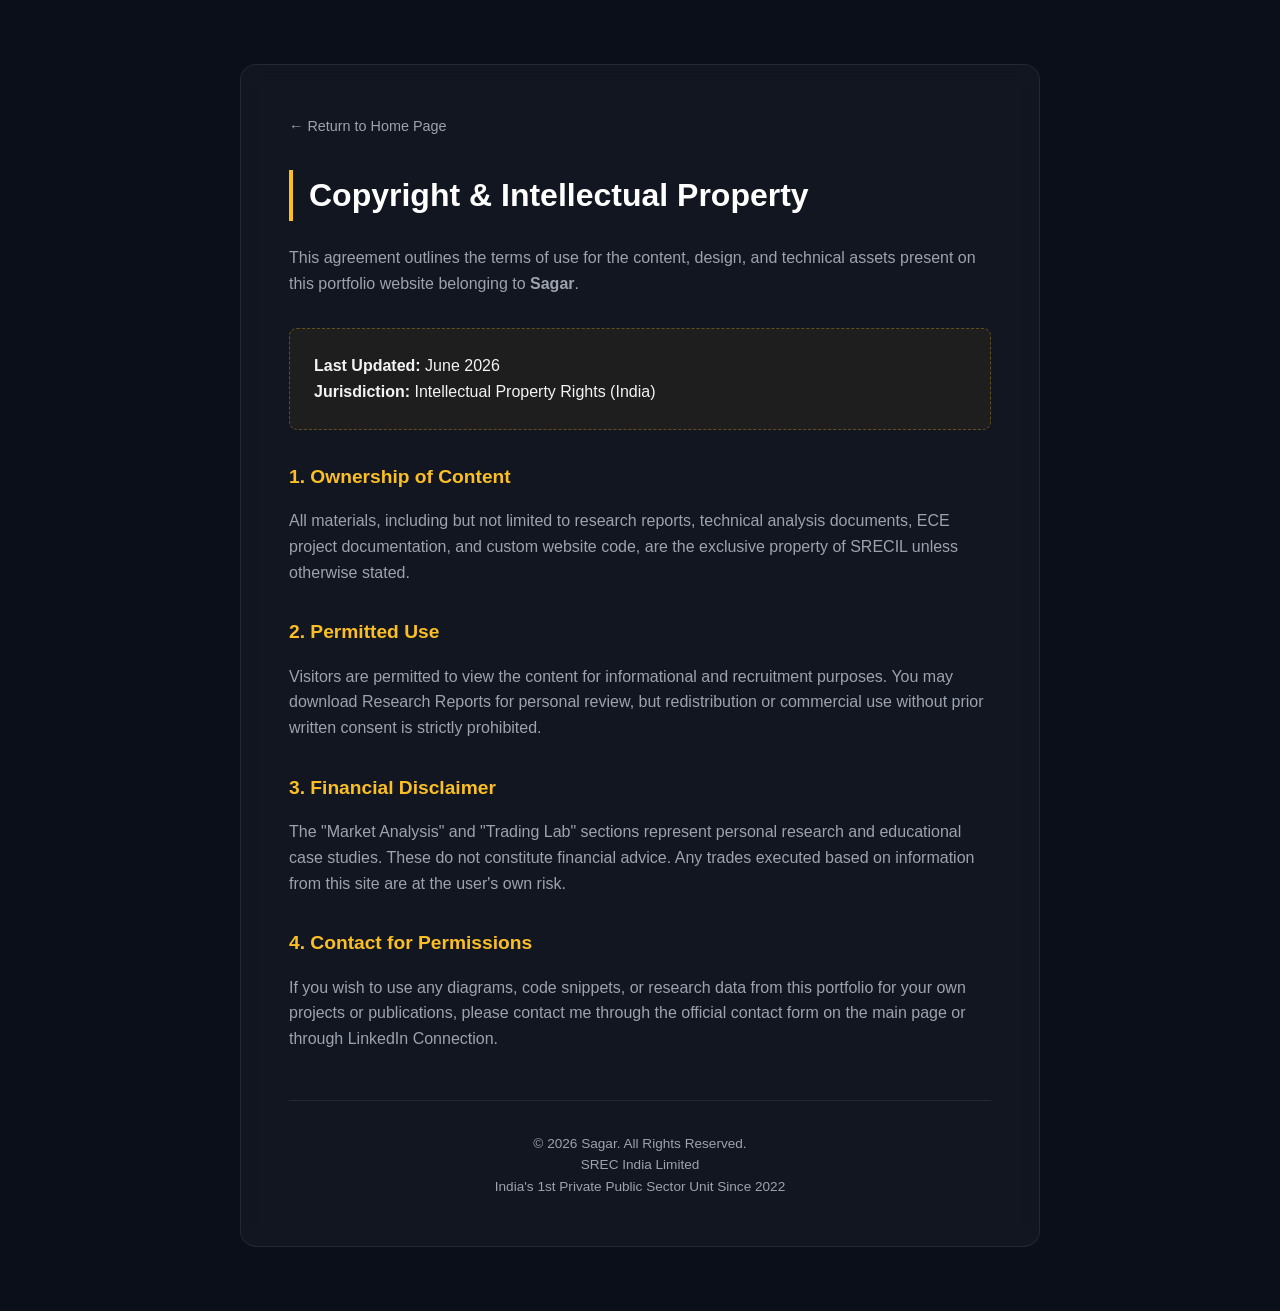
<file: copyrightagg.html>
<!DOCTYPE html>
<html lang="en">
<head>
    <meta charset="UTF-8">
    <meta name="viewport" content="width=device-width, initial-scale=1.0">
    <title>https://copy-right-agreement-data-package.html</title>
<style>
        :root {
            --bg-color: #0b0f19;
            --card-bg: rgba(255, 255, 255, 0.03);
            --border-color: rgba(255, 255, 255, 0.08);
            --text-main: #f3f4f6;
            --text-muted: #9ca3af;
            --accent-gold: #fbbf24;
        }

        * {
            margin: 0;
            padding: 0;
            box-sizing: border-box;
            font-family: 'Inter', 'Segoe UI', sans-serif;
        }

        body {
            background-color: var(--bg-color);
            color: var(--text-main);
            line-height: 1.6;
            padding: 4rem 1rem;
        }

        .container {
            max-width: 800px;
            margin: 0 auto;
            background: var(--card-bg);
            border: 1px solid var(--border-color);
            padding: 3rem;
            border-radius: 16px;
            backdrop-filter: blur(10px);
        }

        .back-link {
            color: var(--text-muted);
            text-decoration: none;
            font-size: 0.9rem;
            display: inline-block;
            margin-bottom: 2rem;
            transition: 0.3s;
        }
        .back-link:hover { color: var(--accent-gold); }

        h1 {
            font-size: 2rem;
            margin-bottom: 1.5rem;
            color: #fff;
            border-left: 4px solid var(--accent-gold);
            padding-left: 1rem;
        }

        h2 {
            font-size: 1.2rem;
            margin-top: 2rem;
            margin-bottom: 1rem;
            color: var(--accent-gold);
        }

        p {
            color: var(--text-muted);
            margin-bottom: 1.2rem;
            font-size: 1rem;
        }

        .highlight-box {
            background: rgba(251, 191, 36, 0.05);
            border: 1px dashed rgba(251, 191, 36, 0.3);
            padding: 1.5rem;
            border-radius: 8px;
            margin: 2rem 0;
        }

        footer {
            margin-top: 3rem;
            text-align: center;
            font-size: 0.85rem;
            color: var(--text-muted);
            border-top: 1px solid var(--border-color);
            padding-top: 2rem;
        }
    </style>
</head>
<body>

    <div class="container">
        <a href="index.html" class="back-link">&larr; Return to Home Page</a>
        
        <h1>Copyright & Intellectual Property</h1>
        
        <p>This agreement outlines the terms of use for the content, design, and technical assets present on this portfolio website belonging to <strong>Sagar</strong>.</p>

        <div class="highlight-box">
            <strong>Last Updated:</strong> June 2026<br>
            <strong>Jurisdiction:</strong> Intellectual Property Rights (India)
        </div>

        <h2>1. Ownership of Content</h2>
        <p>All materials, including but not limited to research reports, technical analysis documents, ECE project documentation, and custom website code, are the exclusive property of SRECIL unless otherwise stated.</p>

        <h2>2. Permitted Use</h2>
        <p>Visitors are permitted to view the content for informational and recruitment purposes. You may download Research Reports for personal review, but redistribution or commercial use without prior written consent is strictly prohibited.</p>

        <h2>3. Financial Disclaimer</h2>
        <p>The "Market Analysis" and "Trading Lab" sections represent personal research and educational case studies. These do not constitute financial advice. Any trades executed based on information from this site are at the user's own risk.</p>

        <h2>4. Contact for Permissions</h2>
        <p>If you wish to use any diagrams, code snippets, or research data from this portfolio for your own projects or publications, please contact me through the official contact form on the main page or through LinkedIn Connection.</p>

        <footer>
            &copy; 2026 Sagar. All Rights Reserved. <br>
            SREC India Limited <br>
            India's 1st Private Public Sector Unit Since 2022
        </footer>
    </div>

</body>
</html>
</file>
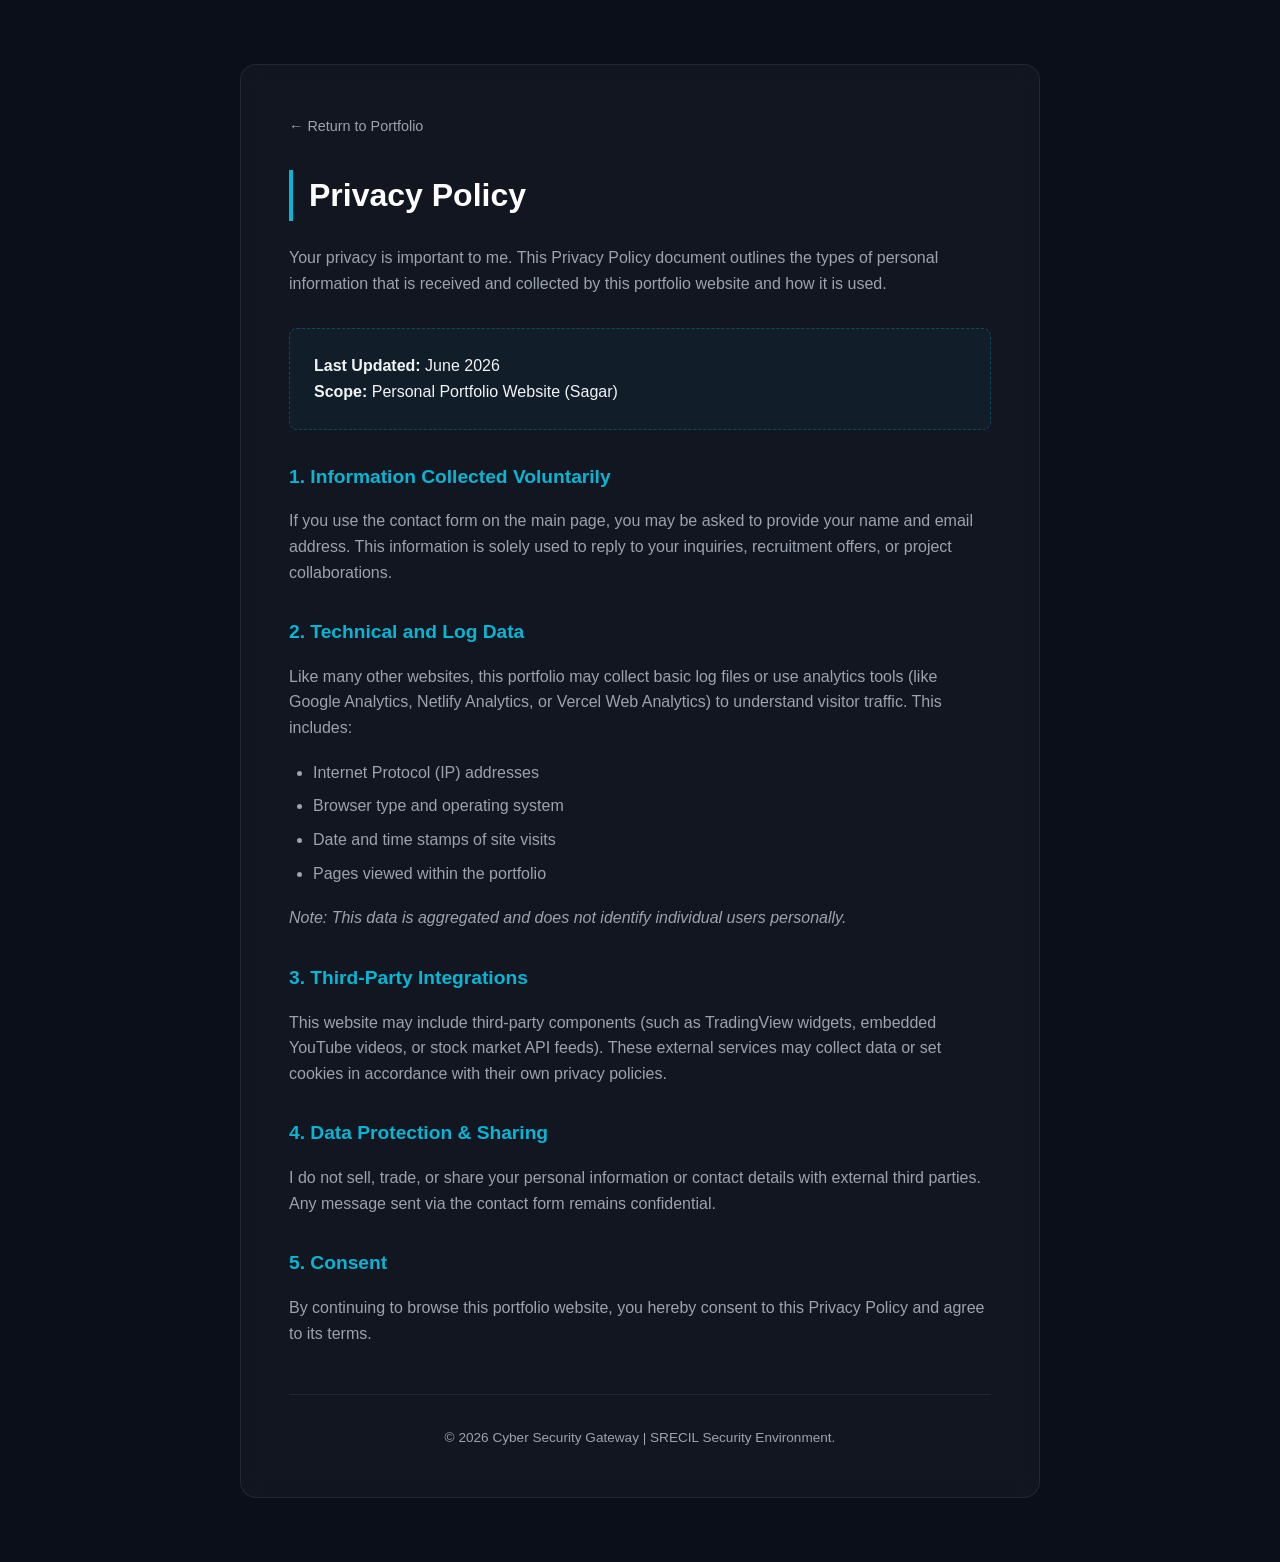
<file: privacypolicy.html>
<!DOCTYPE html>
<html lang="en">
<head>
    <meta charset="UTF-8">
    <meta name="viewport" content="width=device-width, initial-scale=1.0">
    <title>Privacy Policy | Sagar Portfolio</title>
    <style>
        :root {
            --bg-color: #0b0f19;
            --card-bg: rgba(255, 255, 255, 0.03);
            --border-color: rgba(255, 255, 255, 0.08);
            --text-main: #f3f4f6;
            --text-muted: #9ca3af;
            --accent-teal: #06b6d4;
        }

        * {
            margin: 0;
            padding: 0;
            box-sizing: border-box;
            font-family: 'Inter', 'Segoe UI', sans-serif;
        }

        body {
            background-color: var(--bg-color);
            color: var(--text-main);
            line-height: 1.6;
            padding: 4rem 1rem;
        }

        .container {
            max-width: 800px;
            margin: 0 auto;
            background: var(--card-bg);
            border: 1px solid var(--border-color);
            padding: 3rem;
            border-radius: 16px;
            backdrop-filter: blur(10px);
        }

        .back-link {
            color: var(--text-muted);
            text-decoration: none;
            font-size: 0.9rem;
            display: inline-block;
            margin-bottom: 2rem;
            transition: 0.3s;
        }
        .back-link:hover { color: var(--accent-teal); }

        h1 {
            font-size: 2rem;
            margin-bottom: 1.5rem;
            color: #fff;
            border-left: 4px solid var(--accent-teal);
            padding-left: 1rem;
        }

        h2 {
            font-size: 1.2rem;
            margin-top: 2rem;
            margin-bottom: 1rem;
            color: var(--accent-teal);
        }

        p {
            color: var(--text-muted);
            margin-bottom: 1.2rem;
            font-size: 1rem;
        }

        ul {
            color: var(--text-muted);
            margin-left: 1.5rem;
            margin-bottom: 1.2rem;
        }

        li {
            margin-bottom: 0.5rem;
        }

        .highlight-box {
            background: rgba(6, 182, 212, 0.05);
            border: 1px dashed rgba(6, 182, 212, 0.3);
            padding: 1.5rem;
            border-radius: 8px;
            margin: 2rem 0;
        }

        footer {
            margin-top: 3rem;
            text-align: center;
            font-size: 0.85rem;
            color: var(--text-muted);
            border-top: 1px solid var(--border-color);
            padding-top: 2rem;
        }
    </style>
</head>
<body>

    <div class="container">
        <a href="index.html" class="back-link">&larr; Return to Portfolio</a>
        
        <h1>Privacy Policy</h1>
        
        <p>Your privacy is important to me. This Privacy Policy document outlines the types of personal information that is received and collected by this portfolio website and how it is used.</p>

        <div class="highlight-box">
            <strong>Last Updated:</strong> June 2026<br>
            <strong>Scope:</strong> Personal Portfolio Website (Sagar)
        </div>

        <h2>1. Information Collected Voluntarily</h2>
        <p>If you use the contact form on the main page, you may be asked to provide your name and email address. This information is solely used to reply to your inquiries, recruitment offers, or project collaborations.</p>

        <h2>2. Technical and Log Data</h2>
        <p>Like many other websites, this portfolio may collect basic log files or use analytics tools (like Google Analytics, Netlify Analytics, or Vercel Web Analytics) to understand visitor traffic. This includes:</p>
        <ul>
            <li>Internet Protocol (IP) addresses</li>
            <li>Browser type and operating system</li>
            <li>Date and time stamps of site visits</li>
            <li>Pages viewed within the portfolio</li>
        </ul>
        <p><em>Note: This data is aggregated and does not identify individual users personally.</em></p>

        <h2>3. Third-Party Integrations</h2>
        <p>This website may include third-party components (such as TradingView widgets, embedded YouTube videos, or stock market API feeds). These external services may collect data or set cookies in accordance with their own privacy policies.</p>

        <h2>4. Data Protection & Sharing</h2>
        <p>I do not sell, trade, or share your personal information or contact details with external third parties. Any message sent via the contact form remains confidential.</p>

        <h2>5. Consent</h2>
        <p>By continuing to browse this portfolio website, you hereby consent to this Privacy Policy and agree to its terms.</p>

        <footer>
            &copy; 2026 Cyber Security Gateway | SRECIL Security Environment.
        </footer>
    </div>

</body>
</html>
</file>
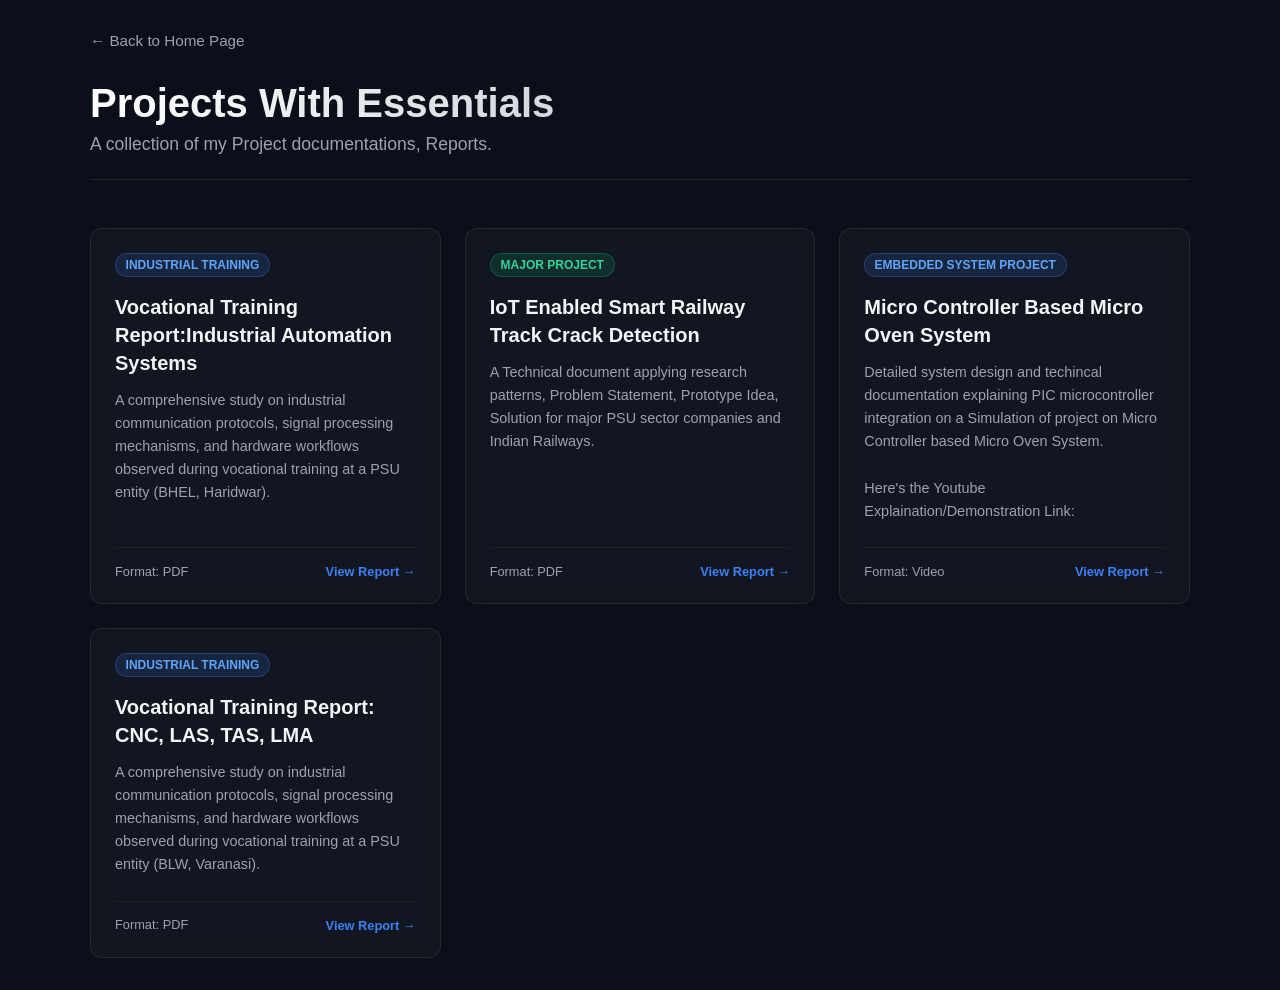
<file: projects.html>
<!DOCTYPE html>
<html lang="en">
<head>
    <meta charset="UTF-8">
    <meta name="viewport" content="width=device-width, initial-scale=1.0">
    <title>https://Sagar Portfolio/Research-Report.database</title>
    <style>
        :root {
            --bg-color: #0b0f19;
            --card-bg: rgba(255, 255, 255, 0.03);
            --border-color: rgba(255, 255, 255, 0.08);
            --text-main: #f3f4f6;
            --text-muted: #9ca3af;
            --accent-blue: #3b82f6;
            --accent-green: #10b981;
        }

        * {
            margin: 0;
            padding: 0;
            box-sizing: border-box;
            font-family: 'Segoe UI', Tahoma, Geneva, Verdana, sans-serif;
        }

        body {
            background-color: var(--bg-color);
            color: var(--text-main);
            min-height: 100vh;
            padding: 2rem 1rem;
        }

        .container {
            max-width: 1100px;
            margin: 0 auto;
        }

        /* Back Button */
        .back-btn {
            display: inline-flex;
            align-items: center;
            color: var(--text-muted);
            text-decoration: none;
            font-size: 0.95rem;
            margin-bottom: 2rem;
            transition: color 0.2s;
        }
        .back-btn:hover {
            color: var(--accent-blue);
        }

        /* Header section */
        header {
            margin-bottom: 3rem;
            border-bottom: 1px solid var(--border-color);
            padding-bottom: 1.5rem;
        }

        header h1 {
            font-size: 2.5rem;
            font-weight: 700;
            background: linear-gradient(to right, #ffffff, #9ca3af);
            -webkit-background-clip: text;
            -webkit-text-fill-color: transparent;
            margin-bottom: 0.5rem;
        }

        header p {
            color: var(--text-muted);
            font-size: 1.1rem;
        }

        /* Category Grid */
        .reports-grid {
            display: grid;
            grid-template-columns: repeat(auto-fit, minmax(320px, 1fr));
            gap: 1.5rem;
        }

        /* Report Cards style (Glassmorphism look) */
        .report-card {
            background: var(--card-bg);
            border: 1px solid var(--border-color);
            border-radius: 12px;
            padding: 1.5rem;
            display: flex;
            flex-direction: column;
            justify-content: space-between;
            backdrop-filter: blur(8px);
            transition: transform 0.3s ease, border-color 0.3s ease;
        }

        .report-card:hover {
            transform: translateY(-5px);
            border-color: rgba(59, 130, 246, 0.4);
        }

        .badge {
            display: inline-block;
            padding: 0.25rem 0.6rem;
            border-radius: 20px;
            font-size: 0.75rem;
            font-weight: 600;
            text-transform: uppercase;
            margin-bottom: 1rem;
            width: max-content;
        }

        .badge-ece {
            background-color: rgba(59, 130, 246, 0.15);
            color: #60a5fa;
            border: 1px solid rgba(59, 130, 246, 0.3);
        }

        .badge-finance {
            background-color: rgba(16, 185, 129, 0.15);
            color: #34d399;
            border: 1px solid rgba(16, 185, 129, 0.3);
        }

        .card-title {
            font-size: 1.25rem;
            font-weight: 600;
            margin-bottom: 0.75rem;
            line-height: 1.4;
        }

        .card-description {
            color: var(--text-muted);
            font-size: 0.9rem;
            line-height: 1.6;
            margin-bottom: 1.5rem;
            flex-grow: 1;
        }

        .card-meta {
            display: flex;
            justify-content: space-between;
            align-items: center;
            font-size: 0.8rem;
            color: var(--text-muted);
            border-top: 1px solid rgba(255, 255, 255, 0.05);
            padding-top: 1rem;
        }

        .view-link {
            color: var(--accent-blue);
            text-decoration: none;
            font-weight: 600;
            display: inline-flex;
            align-items: center;
            gap: 0.25rem;
            transition: color 0.2s;
        }

        .view-link:hover {
            color: #60a5fa;
            text-decoration: underline;
        }

        /* Responsive adjustments */
        @media (max-width: 768px) {
            header h1 { font-size: 2rem; }
            body { padding: 1.5rem 0.5rem; }
        }
    </style>
</head>
<body>

    <div class="container">
        <!-- Back button to main portfolio -->
        <a href="index.html" class="back-btn">&#8592; Back to Home Page</a>

        <header>
            <h1>Projects With Essentials</h1>
            <p>A collection of my Project documentations, Reports.</p>
        </header>

        <div class="reports-grid">

            <!-- Card 1: ECE/Industrial Training Report -->
            <div class="report-card">
                <div>
                    <span class="badge badge-ece">Industrial Training</span>
                    <h2 class="card-title">Vocational Training Report:Industrial Automation Systems</h2>
                    <p class="card-description">A comprehensive study on industrial communication protocols, signal processing mechanisms, and hardware workflows observed during vocational training at a PSU entity (BHEL, Haridwar).</p>
                </div>
                <div class="card-meta">
                    <span>Format: PDF</span>
                    <a href="Error Occured....Not Available Right Now" target="_blank" class="view-link">View Report &rarr;</a>
                </div>
            </div>

            <!-- Card 2: Final Year Project Report -->
            <div class="report-card">
                <div>
                    <span class="badge badge-finance">Major Project</span>
                    <h2 class="card-title">IoT Enabled Smart Railway Track Crack Detection</h2>
                    <p class="card-description">A Technical document applying research patterns, Problem Statement, Prototype Idea, Solution for major PSU sector companies and Indian Railways.</p>
                </div>
                <div class="card-meta">
                    <span>Format: PDF</span>
                    <a href="https://drive.google.com/file/d/1XOBzeiM-Q4g0d-kGuqWNW7_OA_I8dqdD/view?usp=drive_link" target="_blank" class="view-link">View Report &rarr;</a>
                </div>
            </div>

            <!-- Card 3: Embedded System Internship Project Demonstration Video -->
            <div class="report-card">
                <div>
                    <span class="badge badge-ece">Embedded System Project</span>
                    <h2 class="card-title">Micro Controller Based Micro Oven System</h2>
                    <p class="card-description">Detailed system design and techincal documentation explaining PIC microcontroller integration on a Simulation of project on Micro Controller based Micro Oven System.</p>
                    <p class="card-description">Here's the Youtube Explaination/Demonstration Link:
                </div>
                <div class="card-meta">
                    <span>Format: Video</span>
                    <a href="https://youtu.be/tYBOnEhbj84?si=FYhJjNsXkJLx9FWZ" target="_blank" class="view-link">View Report &rarr;</a>
                </div>
            </div>

            <!-- Card 4: ECE/Industrial Training Report -->
            <div class="report-card">
                <div>
                    <span class="badge badge-ece">Industrial Training</span>
                    <h2 class="card-title">Vocational Training Report: CNC, LAS, TAS, LMA</h2>
                    <p class="card-description">A comprehensive study on industrial communication protocols, signal processing mechanisms, and hardware workflows observed during vocational training at a PSU entity (BLW, Varanasi).</p>
                </div>
                <div class="card-meta">
                    <span>Format: PDF</span>
                    <a href="Error Occured....Not Available Right Now" target="_blank" class="view-link">View Report &rarr;</a>
                </div>
            </div>

        </div>
    </div>

</body>
</html>
</file>
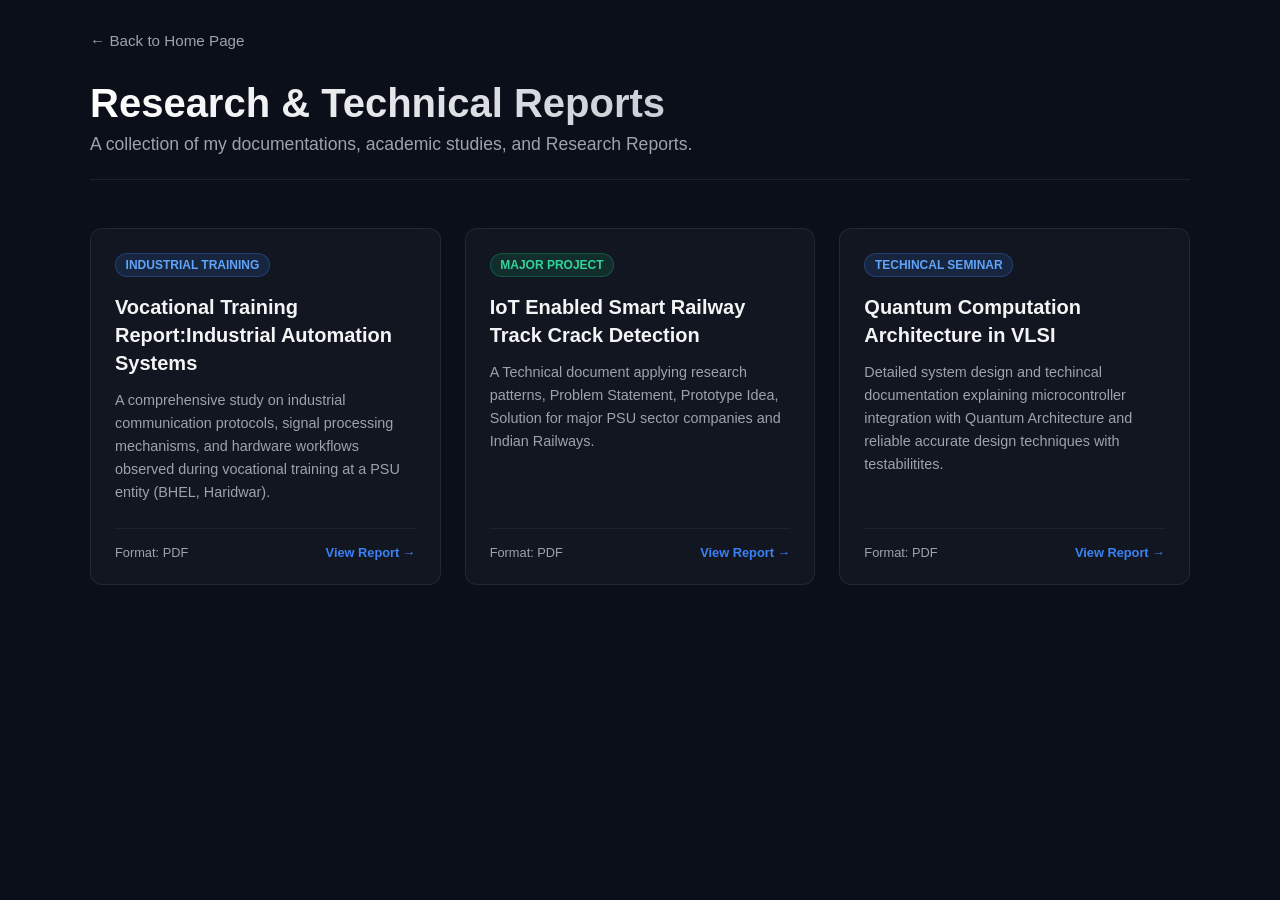
<file: researchreport - Copy.html>
<!DOCTYPE html>
<html lang="en">
<head>
    <meta charset="UTF-8">
    <meta name="viewport" content="width=device-width, initial-scale=1.0">
    <title>https://Sagar Portfolio/Research-Report.database</title>
    <style>
        :root {
            --bg-color: #0b0f19;
            --card-bg: rgba(255, 255, 255, 0.03);
            --border-color: rgba(255, 255, 255, 0.08);
            --text-main: #f3f4f6;
            --text-muted: #9ca3af;
            --accent-blue: #3b82f6;
            --accent-green: #10b981;
        }

        * {
            margin: 0;
            padding: 0;
            box-sizing: border-box;
            font-family: 'Segoe UI', Tahoma, Geneva, Verdana, sans-serif;
        }

        body {
            background-color: var(--bg-color);
            color: var(--text-main);
            min-height: 100vh;
            padding: 2rem 1rem;
        }

        .container {
            max-width: 1100px;
            margin: 0 auto;
        }

        /* Back Button */
        .back-btn {
            display: inline-flex;
            align-items: center;
            color: var(--text-muted);
            text-decoration: none;
            font-size: 0.95rem;
            margin-bottom: 2rem;
            transition: color 0.2s;
        }
        .back-btn:hover {
            color: var(--accent-blue);
        }

        /* Header section */
        header {
            margin-bottom: 3rem;
            border-bottom: 1px solid var(--border-color);
            padding-bottom: 1.5rem;
        }

        header h1 {
            font-size: 2.5rem;
            font-weight: 700;
            background: linear-gradient(to right, #ffffff, #9ca3af);
            -webkit-background-clip: text;
            -webkit-text-fill-color: transparent;
            margin-bottom: 0.5rem;
        }

        header p {
            color: var(--text-muted);
            font-size: 1.1rem;
        }

        /* Category Grid */
        .reports-grid {
            display: grid;
            grid-template-columns: repeat(auto-fit, minmax(320px, 1fr));
            gap: 1.5rem;
        }

        /* Report Cards style (Glassmorphism look) */
        .report-card {
            background: var(--card-bg);
            border: 1px solid var(--border-color);
            border-radius: 12px;
            padding: 1.5rem;
            display: flex;
            flex-direction: column;
            justify-content: space-between;
            backdrop-filter: blur(8px);
            transition: transform 0.3s ease, border-color 0.3s ease;
        }

        .report-card:hover {
            transform: translateY(-5px);
            border-color: rgba(59, 130, 246, 0.4);
        }

        .badge {
            display: inline-block;
            padding: 0.25rem 0.6rem;
            border-radius: 20px;
            font-size: 0.75rem;
            font-weight: 600;
            text-transform: uppercase;
            margin-bottom: 1rem;
            width: max-content;
        }

        .badge-ece {
            background-color: rgba(59, 130, 246, 0.15);
            color: #60a5fa;
            border: 1px solid rgba(59, 130, 246, 0.3);
        }

        .badge-finance {
            background-color: rgba(16, 185, 129, 0.15);
            color: #34d399;
            border: 1px solid rgba(16, 185, 129, 0.3);
        }

        .card-title {
            font-size: 1.25rem;
            font-weight: 600;
            margin-bottom: 0.75rem;
            line-height: 1.4;
        }

        .card-description {
            color: var(--text-muted);
            font-size: 0.9rem;
            line-height: 1.6;
            margin-bottom: 1.5rem;
            flex-grow: 1;
        }

        .card-meta {
            display: flex;
            justify-content: space-between;
            align-items: center;
            font-size: 0.8rem;
            color: var(--text-muted);
            border-top: 1px solid rgba(255, 255, 255, 0.05);
            padding-top: 1rem;
        }

        .view-link {
            color: var(--accent-blue);
            text-decoration: none;
            font-weight: 600;
            display: inline-flex;
            align-items: center;
            gap: 0.25rem;
            transition: color 0.2s;
        }

        .view-link:hover {
            color: #60a5fa;
            text-decoration: underline;
        }

        /* Responsive adjustments */
        @media (max-width: 768px) {
            header h1 { font-size: 2rem; }
            body { padding: 1.5rem 0.5rem; }
        }
    </style>
</head>
<body>

    <div class="container">
        <!-- Back button to main portfolio -->
        <a href="index.html" class="back-btn">&#8592; Back to Home Page</a>

        <header>
            <h1>Research & Technical Reports</h1>
            <p>A collection of my documentations, academic studies, and Research Reports.</p>
        </header>

        <div class="reports-grid">

            <!-- Card 1: ECE/Industrial Report -->
            <div class="report-card">
                <div>
                    <span class="badge badge-ece">Industrial Training</span>
                    <h2 class="card-title">Vocational Training Report:Industrial Automation Systems</h2>
                    <p class="card-description">A comprehensive study on industrial communication protocols, signal processing mechanisms, and hardware workflows observed during vocational training at a PSU entity (BHEL, Haridwar).</p>
                </div>
                <div class="card-meta">
                    <span>Format: PDF</span>
                    <a href="" target="_blank" class="view-link">View Report &rarr;</a>
                </div>
            </div>

            <!-- Card 2: Market Analysis Report -->
            <div class="report-card">
                <div>
                    <span class="badge badge-finance">Major Project</span>
                    <h2 class="card-title">IoT Enabled Smart Railway Track Crack Detection</h2>
                    <p class="card-description">A Technical document applying research patterns, Problem Statement, Prototype Idea, Solution for major PSU sector companies and Indian Railways.</p>
                </div>
                <div class="card-meta">
                    <span>Format: PDF</span>
                    <a href="https://drive.google.com/file/d/1XOBzeiM-Q4g0d-kGuqWNW7_OA_I8dqdD/view?usp=drive_link" target="_blank" class="view-link">View Report &rarr;</a>
                </div>
            </div>

            <!-- Card 3: ECE Project Report -->
            <div class="report-card">
                <div>
                    <span class="badge badge-ece">Techincal Seminar</span>
                    <h2 class="card-title">Quantum Computation Architecture in VLSI</h2>
                    <p class="card-description">Detailed system design and techincal documentation explaining microcontroller integration with Quantum Architecture and reliable accurate design techniques with testabilitites.</p>
                </div>
                <div class="card-meta">
                    <span>Format: PDF</span>
                    <a href="https://drive.google.com/file/d/1ghPeJIFYT7RECJ5vDim47thzt6LmYcom/view?usp=drive_link" target="_blank" class="view-link">View Report &rarr;</a>
                </div>
            </div>

        </div>
    </div>

</body>
</html>
</file>
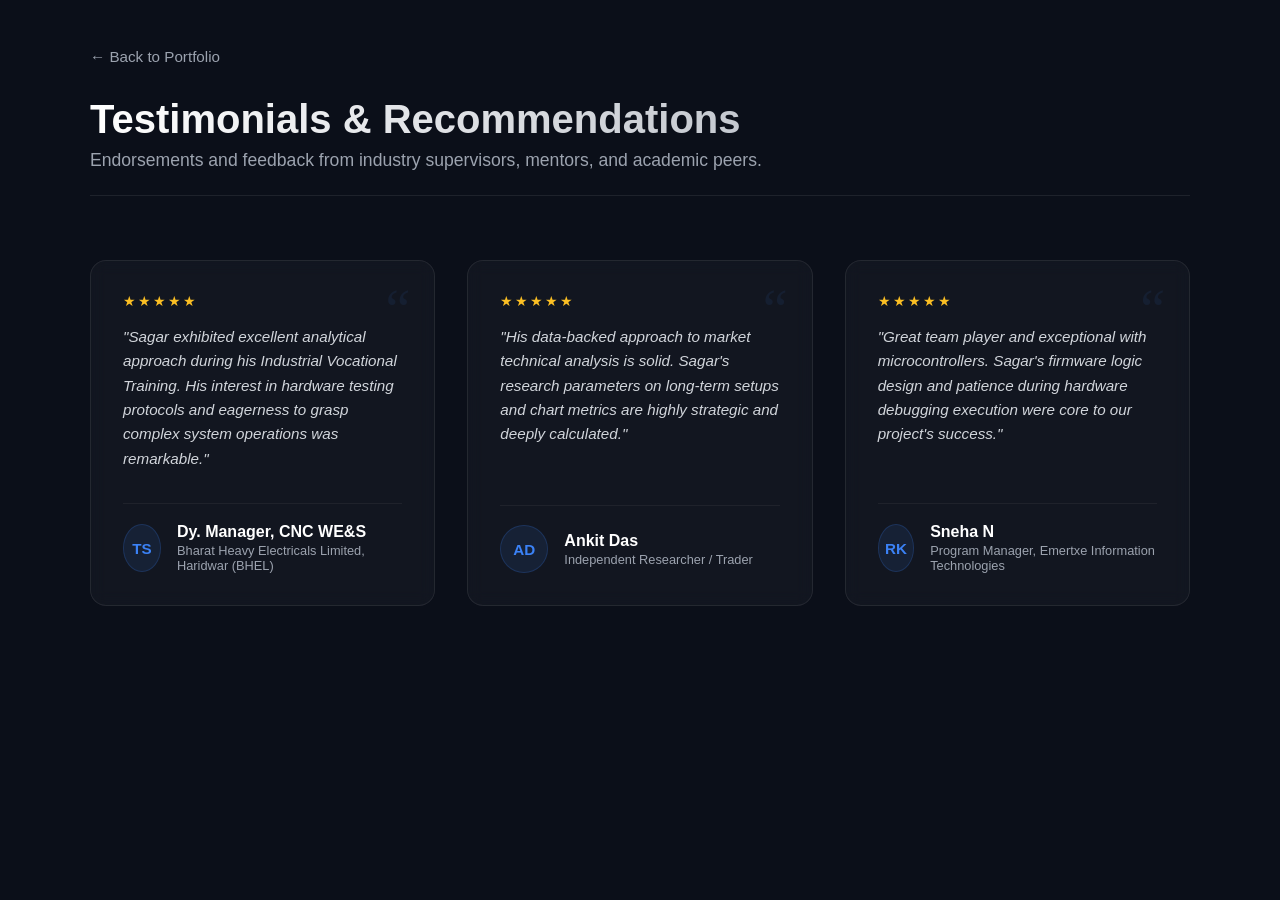
<file: testimonials.html>
<!DOCTYPE html>
<html lang="en">
<head>
    <meta charset="UTF-8">
    <meta name="viewport" content="width=device-width, initial-scale=1.0">
    <title>Testimonials & Recommendations | Sagar</title>
    <style>
        :root {
            --bg-color: #0b0f19;
            --card-bg: rgba(255, 255, 255, 0.03);
            --border-color: rgba(255, 255, 255, 0.08);
            --text-main: #f3f4f6;
            --text-muted: #9ca3af;
            --accent-blue: #3b82f6;
            --star-color: #fbbf24;
        }

        * {
            margin: 0;
            padding: 0;
            box-sizing: border-box;
            font-family: 'Segoe UI', Tahoma, Geneva, Verdana, sans-serif;
        }

        body {
            background-color: var(--bg-color);
            color: var(--text-main);
            min-height: 100vh;
            padding: 3rem 1rem;
        }

        .container {
            max-width: 1100px;
            margin: 0 auto;
        }

        /* Back Button */
        .back-btn {
            display: inline-flex;
            align-items: center;
            color: var(--text-muted);
            text-decoration: none;
            font-size: 0.95rem;
            margin-bottom: 2rem;
            transition: color 0.2s;
        }
        .back-btn:hover {
            color: var(--accent-blue);
        }

        /* Header section */
        header {
            margin-bottom: 4rem;
            border-bottom: 1px solid var(--border-color);
            padding-bottom: 1.5rem;
        }

        header h1 {
            font-size: 2.5rem;
            font-weight: 700;
            background: linear-gradient(to right, #ffffff, #9ca3af);
            -webkit-background-clip: text;
            -webkit-text-fill-color: transparent;
            margin-bottom: 0.5rem;
        }

        header p {
            color: var(--text-muted);
            font-size: 1.1rem;
        }

        /* Testimonial Grid */
        .testimonial-grid {
            display: grid;
            grid-template-columns: repeat(auto-fit, minmax(320px, 1fr));
            gap: 2rem;
        }

        /* Glassmorphism Testimonial Card */
        .testimonial-card {
            background: var(--card-bg);
            border: 1px solid var(--border-color);
            border-radius: 16px;
            padding: 2rem;
            display: flex;
            flex-direction: column;
            justify-content: space-between;
            backdrop-filter: blur(8px);
            position: relative;
            transition: all 0.4s cubic-bezier(0.175, 0.885, 0.32, 1.275);
        }

        .testimonial-card:hover {
            transform: translateY(-8px);
            border-color: rgba(59, 130, 246, 0.5);
            box-shadow: 0 10px 30px rgba(59, 130, 246, 0.05);
        }

        /* Large Quote Icon behind text */
        .quote-icon {
            position: absolute;
            top: 1rem;
            right: 1.5rem;
            font-size: 3.5rem;
            color: var(--accent-blue);
            opacity: 0.08;
            font-family: Georgia, serif;
        }

        .stars {
            color: var(--star-color);
            font-size: 0.9rem;
            margin-bottom: 1rem;
            letter-spacing: 2px;
        }

        .testimonial-text {
            color: #d1d5db;
            font-size: 0.95rem;
            line-height: 1.6;
            font-style: italic;
            margin-bottom: 2rem;
            flex-grow: 1;
        }

        /* User Profile Section inside Card */
        .user-info {
            display: flex;
            align-items: center;
            gap: 1rem;
            border-top: 1px solid rgba(255, 255, 255, 0.05);
            padding-top: 1.2rem;
        }

        .user-avatar {
            width: 48px;
            height: 48px;
            border-radius: 50%;
            background: rgba(59, 130, 246, 0.1);
            display: flex;
            align-items: center;
            justify-content: center;
            font-weight: 700;
            color: var(--accent-blue);
            border: 1px solid rgba(59, 130, 246, 0.2);
            font-size: 0.95rem;
        }

        .user-details h3 {
            font-size: 1rem;
            font-weight: 600;
            color: #fff;
            margin-bottom: 0.15rem;
        }

        .user-details span {
            color: var(--text-muted);
            font-size: 0.8rem;
            display: block;
        }

        /* Responsive adjustments */
        @media (max-width: 768px) {
            header h1 { font-size: 2rem; }
            body { padding: 2rem 0.5rem; }
        }
    </style>
</head>
<body>

    <div class="container">
        <!-- Back button to main portfolio -->
        <a href="index.html" class="back-btn">&#8592; Back to Portfolio</a>

        <header>
            <h1>Testimonials & Recommendations</h1>
            <p>Endorsements and feedback from industry supervisors, mentors, and academic peers.</p>
        </header>

        <div class="testimonial-grid">

            <!-- Card 1: PSU Training Manager -->
            <div class="testimonial-card">
                <div class="quote-icon">“</div>
                <div>
                    <div class="stars">★★★★★</div>
                    <p class="testimonial-text">
                        "Sagar exhibited excellent analytical approach during his Industrial Vocational Training. His interest in hardware testing protocols and eagerness to grasp complex system operations was remarkable."
                    </p>
                </div>
                <div class="user-info">
                    <div class="user-avatar">TS</div>
                    <div class="user-details">
                        <h3>Dy. Manager, CNC WE&S</h3>
                        <span>Bharat Heavy Electricals Limited, Haridwar (BHEL)</span>
                    </div>
                </div>
            </div>

            <!-- Card 2: Financial/Trading Peer -->
            <div class="testimonial-card">
                <div class="quote-icon">“</div>
                <div>
                    <div class="stars">★★★★★</div>
                    <p class="testimonial-text">
                        "His data-backed approach to market technical analysis is solid. Sagar's research parameters on long-term setups and chart metrics are highly strategic and deeply calculated."
                    </p>
                </div>
                <div class="user-info">
                    <div class="user-avatar">AD</div>
                    <div class="user-details">
                        <h3>Ankit Das</h3>
                        <span>Independent Researcher / Trader</span>
                    </div>
                </div>
            </div>

            <!-- Card 3: ECE Project Partner -->
            <div class="testimonial-card">
                <div class="quote-icon">“</div>
                <div>
                    <div class="stars">★★★★★</div>
                    <p class="testimonial-text">
                        "Great team player and exceptional with microcontrollers. Sagar's firmware logic design and patience during hardware debugging execution were core to our project's success."
                    </p>
                </div>
                <div class="user-info">
                    <div class="user-avatar">RK</div>
                    <div class="user-details">
                        <h3>Sneha N</h3>
                        <span>Program Manager, Emertxe Information Technologies</span>
                    </div>
                </div>
            </div>

        </div>
    </div>

</body>
</html>
</file>
